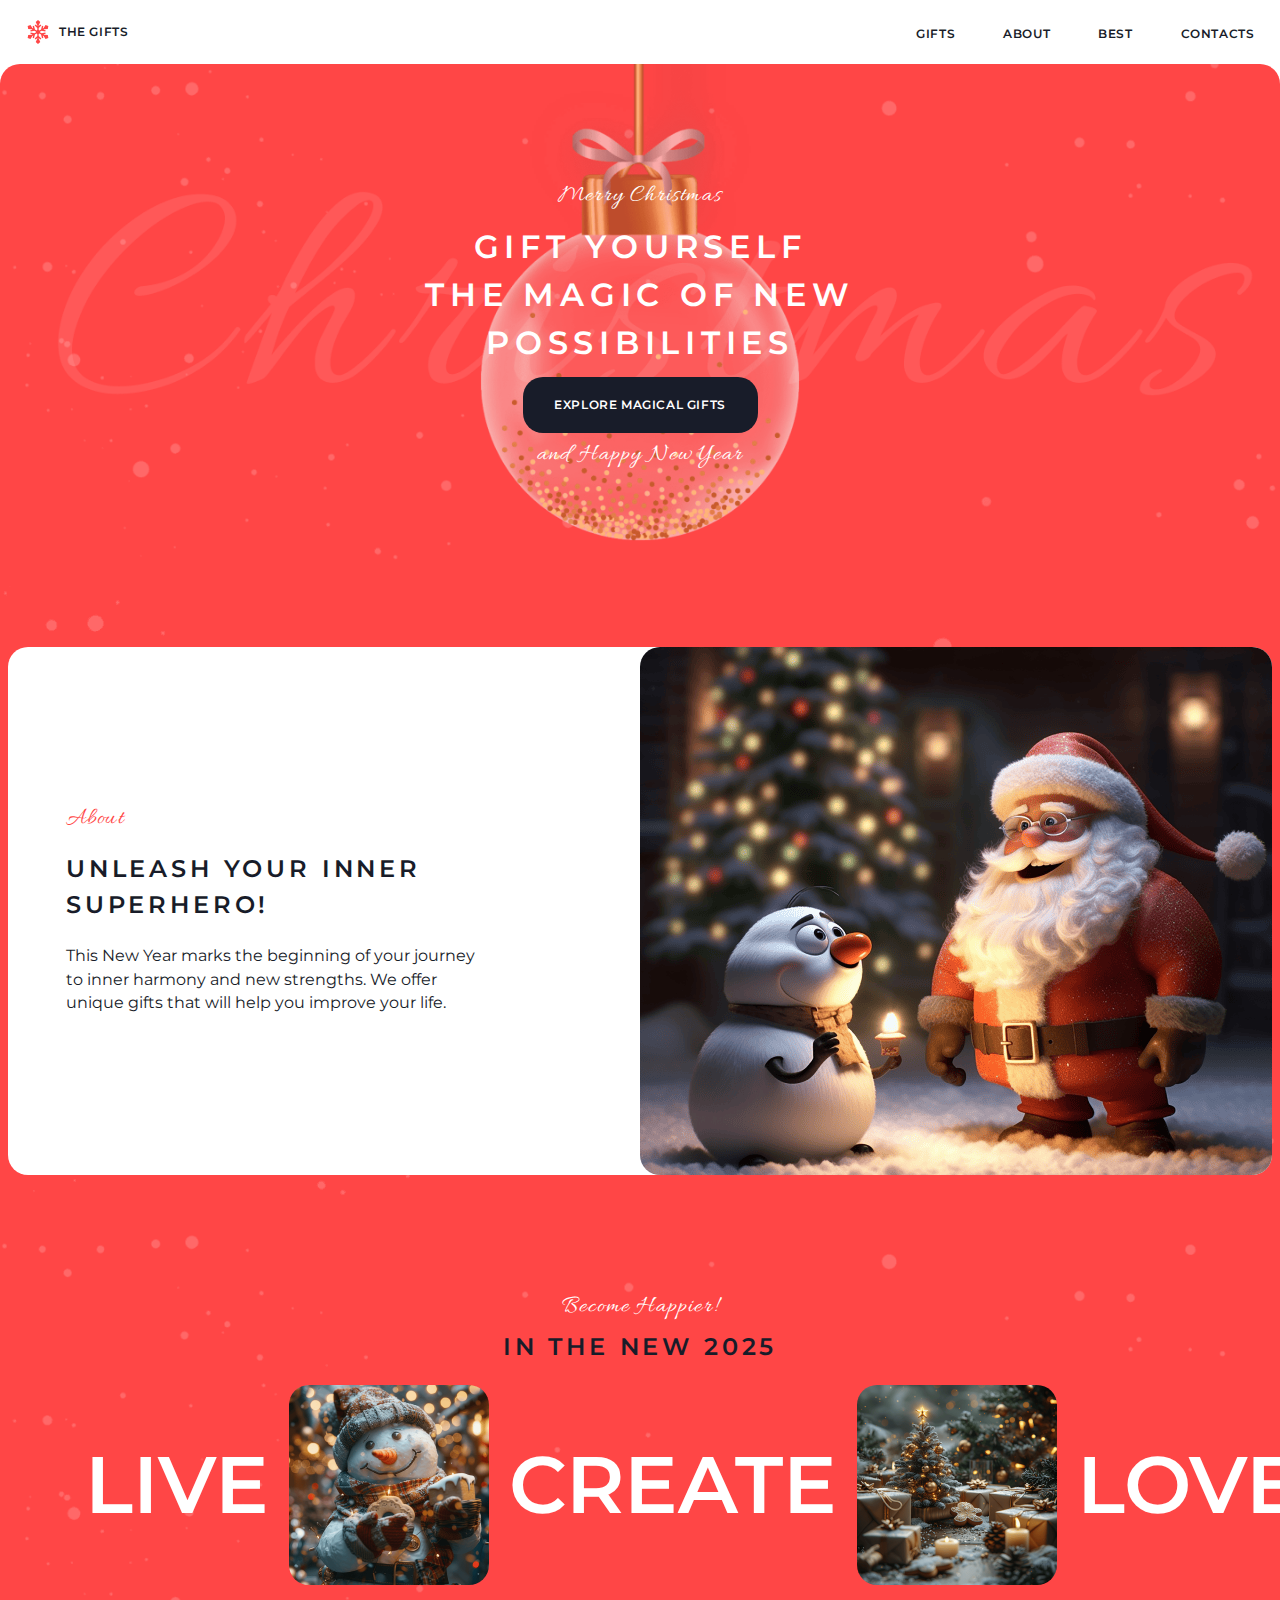
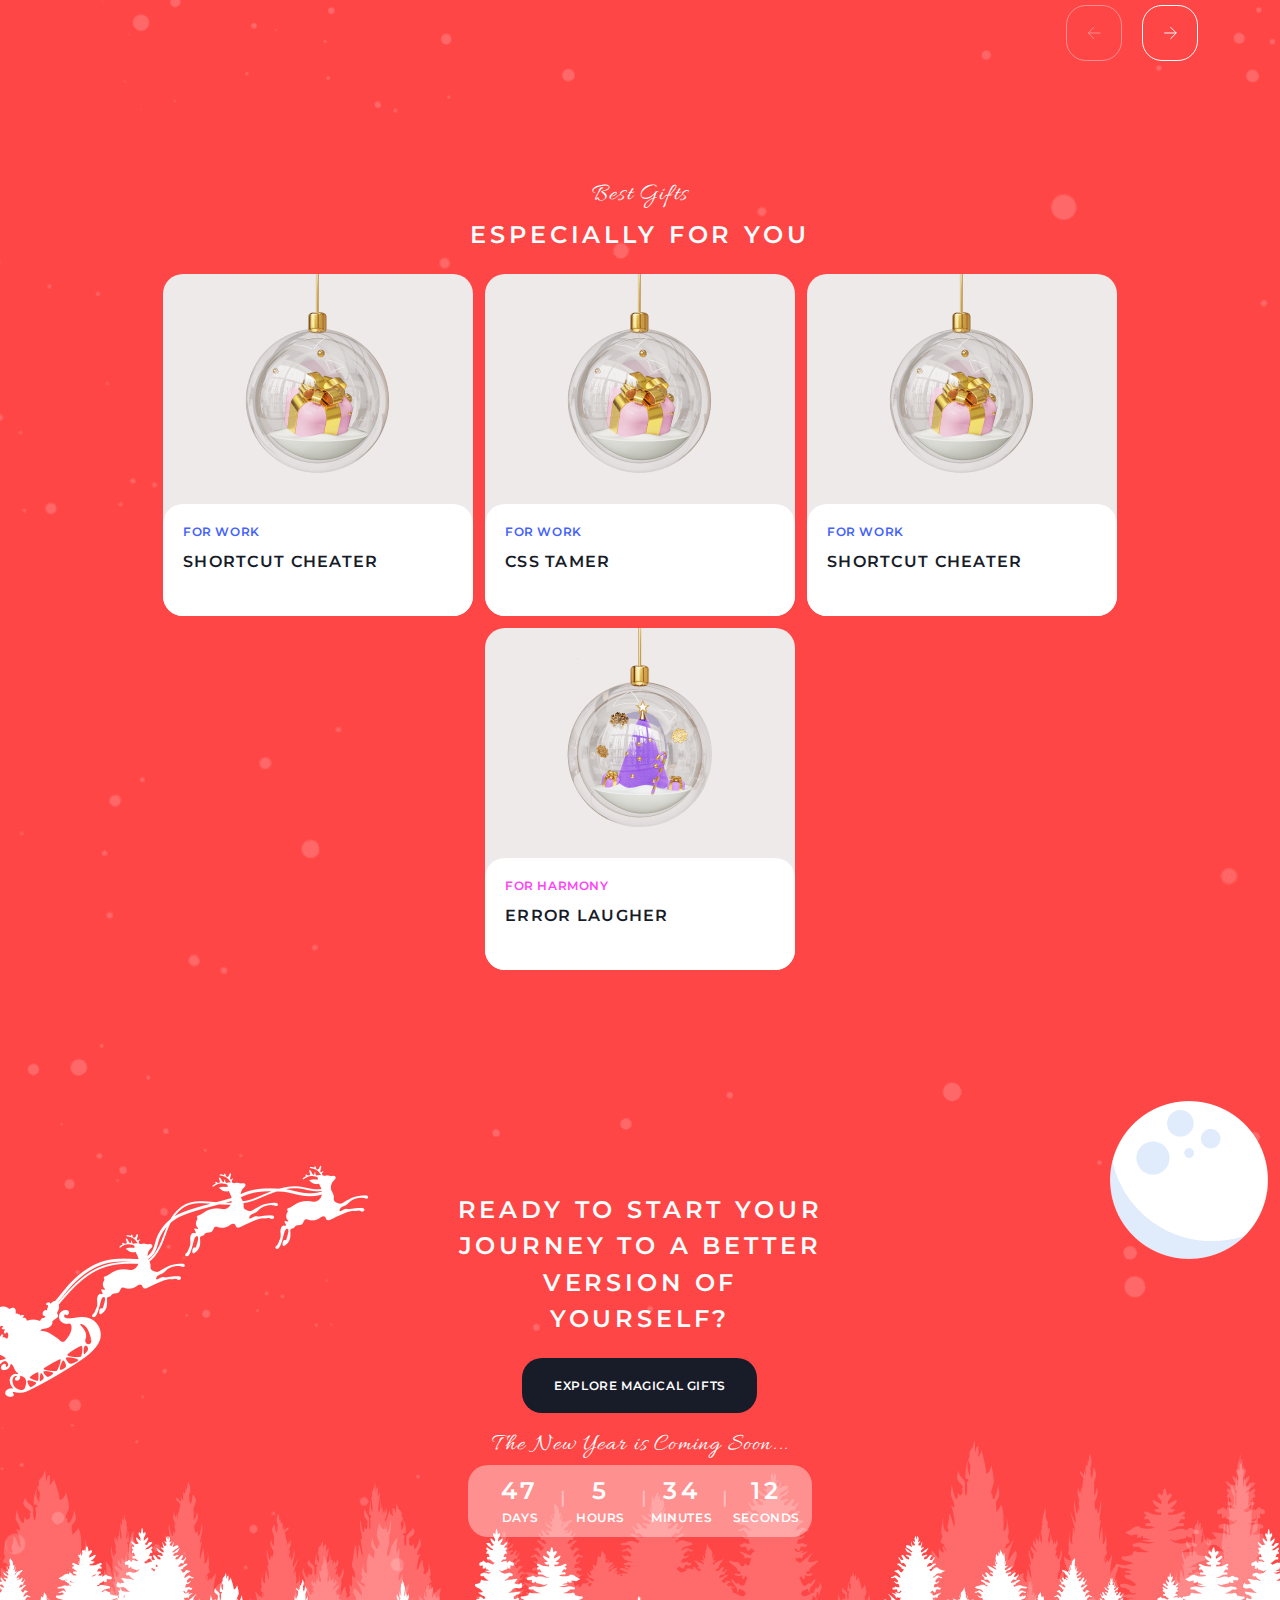
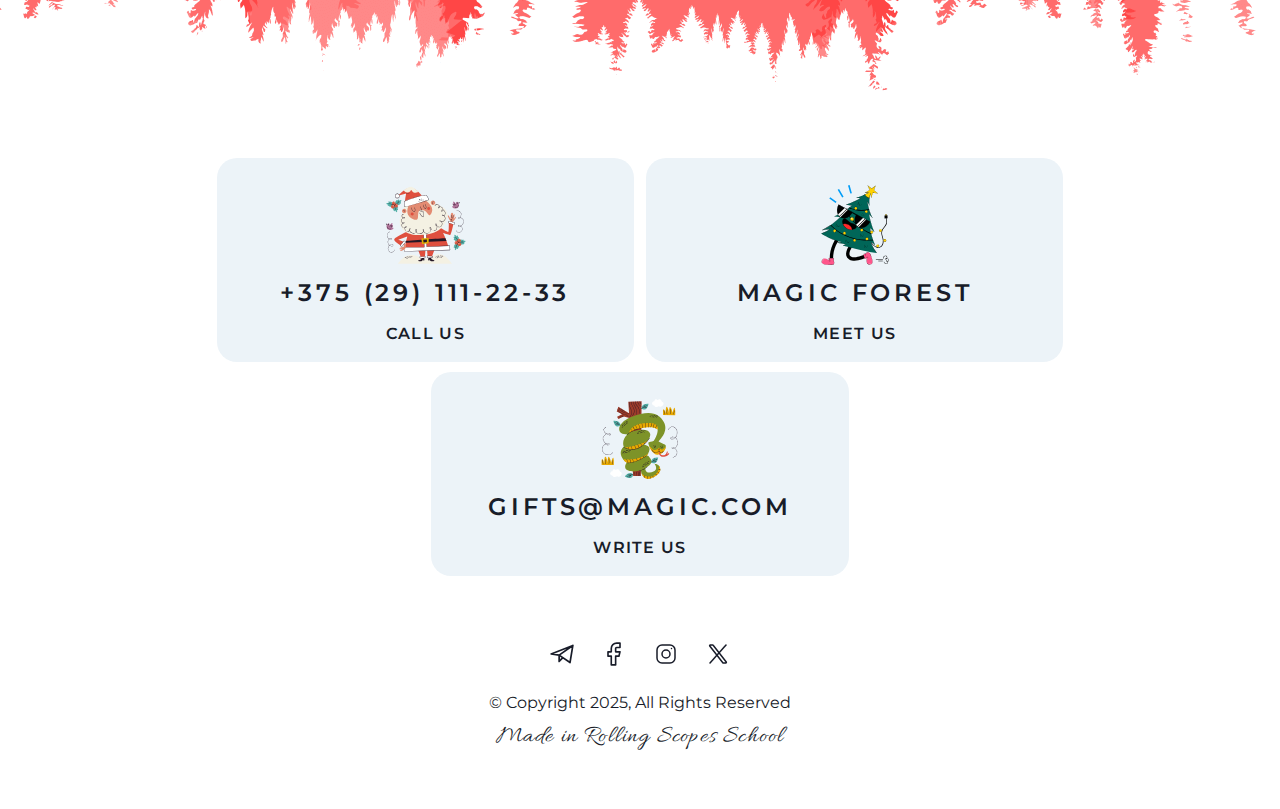
<file: index.html>
<!DOCTYPE html>
<html lang="en">

<head>
  <meta charset="UTF-8" />
  <meta name="viewport" content="width=device-width, initial-scale=1.0" />
  <title>Home</title>
  <link rel="stylesheet" href="./css/style.css" />
  <link type="image/x-icon" href="./img/favicon.ico" rel="shortcut icon" />
</head>

<body>
  <div class="container-1440">
    <header class="header">
      <div class="wrapper-header">
        <div class="logo-wrapper">
          <a href="#home" class="header__logo-link header-4 header-logo">
            <img src="./img/logo.svg" alt="Christmas Shop" class="header__logo-pic" />
            <div class="header-logo-title header-4">THE GIFTS</div>
          </a>
        </div>
        <nav class="header-nav">
          <ul class="header__list">
            <li class="header__item">
              <a href="gift.html" class="header-4 header-nav-link">GIFTS</a>
            </li>
            <li class="header__item">
              <a href="#about" class="header-4 header-nav-link">ABOUT</a>
            </li>
            <li class="header__item">
              <a href="#best" class="header-4 header-nav-link">BEST</a>
            </li>
            <li class="header__item">
              <a href="#contacts" class="header-4 header-nav-link">CONTACTS</a>
            </li>
          </ul>
        </nav>
        <div class="burger-container">
          <div class="menu-burger">
            <span class="burger-line"></span>
            <span class="burger-line"></span>
          </div>
        </div>
        <div id="menu" class="drop-down-menu">
          <ul class="drop-down-items">
            <li class="drop-down-item">
              <a href="gift.html" class="action-large test">GIFTS</a>
            </li>
            <li class="drop-down-item">
              <a href="#about" class="action-large">ABOUT</a>
            </li>
            <li class="drop-down-item">
              <a href="#best" class="action-large">BEST</a>
            </li>
            <li class="drop-down-item">
              <a href="#contacts" class="action-large">CONTACTS</a>
            </li>
          </ul>
        </div>
      </div>
    </header>

    <div class="hero">
      <div class="hero-container">
        <p class="caption merry">Merry Christmas</p>
        <h1 class="header-1 gift">
          Gift yourself the magic of new possibilities
        </h1>
        <a href="gift.html" class="button">
          <p class="action-small">Explore Magical Gifts</p>
        </a>
        <p class="caption">and Happy New Year</p>
      </div>
    </div>

    <div class="about" id="about">
      <div class="about-container">
        <div class="about-left-block">
          <div class="about-text-block">
            <p class="caption about-title">About</p>
            <p class="header-2 about-title2">Unleash your inner superhero!</p>
            <p class="paragraph about-paragraph">
              This New Year marks the beginning of your journey to inner
              harmony and new strengths. We offer unique gifts that will help
              you improve your life.
            </p>
          </div>
        </div>
        <div class="about-santa">
          <img src="./img/santa.png" alt="santa" class="photo-santa" />
        </div>
      </div>
    </div>

    <div class="slider-section">
      <p class="caption">Become Happier!</p>
      <p class="header-2 slider-title">in the new 2025</p>
      <div class="slider-container">
        <div class="slider">
          <p class="slider-text">Live</p>
          <img src="./img/snowman.png" alt="snowman" class="snowman" />
          <p class="slider-text">create</p>
          <img src="./img/christmas-trees.png" alt="christmas-trees" class="christmas-trees" />
          <p class="slider-text">love</p>
          <img src="./img/christmas-tree-ball.png" alt="christmas-tree-ball" class="christmas-tree-ball" />
          <p class="slider-text">dream</p>
          <img src="./img/fairytale-house.png" alt="fairytale-house" class="fairytale-house" />
        </div>
        <div class="arrows-container arrows-container-768">
          <div class="arrows">
            <div class="left-arrow">
              <svg width="56" height="56" viewBox="0 0 56 56" fill="none" xmlns="http://www.w3.org/2000/svg">
                <path d="M34.5 28H22M22 28L28 22M22 28L28 34" stroke="white" />
              </svg>


            </div>
            <div class="right-arrow active-arrow">
              <svg width="56" height="56" viewBox="0 0 56 56" fill="none" xmlns="http://www.w3.org/2000/svg">
                <path d="M22 28H34.5M34.5 28L28.5 22M34.5 28L28.5 34" stroke="white" />
              </svg>
              </svg>
            </div>
          </div>
        </div>
      </div>
    </div>

    <div class="gift-section" id="best">
      <div class="gift-container">
        <p class="caption">Best Gifts</p>
        <p class="header-2 gift-section-title">especially for you</p>
        <div class="images-container"></div>
      </div>
    </div>
    <div class="cta-section">
      <div class="cta-container">
        <div class="cta-small-container">
          <p class="header-2 cta-title">
            Ready to start your journey to a better version of yourself?
          </p>
          <a href="gift.html" class="cta-button">
            <p class="action-small">Explore Magical Gifts</p>
          </a>
          <div class="container-timer">
            <p class="caption">The New Year is Coming Soon...</p>
            <div class="timer">
              <div class="date-container days">
                <p class="header-2 white-color" id="days">47</p>
                <p class="header-4 white-color">days</p>
              </div>
              <span class="separator"></span>
              <div class="date-container hours">
                <p class="header-2 white-color" id="hours">5</p>
                <p class="header-4 white-color">hours</p>
              </div>
              <span class="separator"></span>
              <div class="date-container minutes">
                <p class="header-2 white-color" id="minutes">34</p>
                <p class="header-4 white-color">minutes</p>
              </div>
              <span class="separator"></span>
              <div class="date-container">
                <p class="header-2 white-color" id="seconds">12</p>
                <p class="header-4 white-color">seconds</p>
              </div>
            </div>
          </div>
        </div>
      </div>
    </div>

    <footer class="footer" id="contacts">
      <div class="footer-container">
        <div class="container-contacts">
          <div class="container-card-contact footer-card-768" onclick='location.href="tel:+375291112233"'>
            <img src="./img/santa-claus.svg" alt="santa-claus" class="santa-claus">
            <p class="action-large">+375 (29) 111-22-33</p>
            <p class="header-3">Call Us</p>
          </div>
          <div class="container-card-contact" onclick='location.href="https://maps.app.goo.gl/4YdCy6SMx7AEpokJ9"'>
            <img src="./img/christmas-tree.svg" alt="christmas-tree" class="christmas-tree">
            <p class="action-large">Magic forest</p>
            <p class="header-3">meet us</p>
          </div>
          <div class="container-card-contact footer-card-768" onclick='location.href="mailto:gifts@magic.com"'>
            <img src="./img/snake.svg" alt="snake" class="snake">
            <p class="action-large">gifts@magic.com</p>
            <p class="header-3">write us</p>
          </div>
        </div>
        <div class="socials">
          <div class="pic-container">
            <a href="https://telegram.org" target="_blank">
              <svg class="telegram" width="21" height="17" viewBox="0 0 21 17" fill="none"
                xmlns="http://www.w3.org/2000/svg">
                <path d="M20 1L1 8.5L8 9.5M20 1L17.5 16L8 9.5M20 1L8 9.5M8 9.5V15L11.2488 11.7229" stroke="#181C29"
                  stroke-width="1.5" stroke-linecap="round" stroke-linejoin="round" />
              </svg>
            </a>
          </div>
          <div class="pic-container">
            <a href="https://facebook.com" target="_blank">
              <svg class="facebook" height="22" viewBox="0 0 13 22" fill="none" xmlns="http://www.w3.org/2000/svg">
                <path
                  d="M12 1H9C7.67392 1 6.40215 1.52678 5.46447 2.46447C4.52678 3.40215 4 4.67392 4 6V9H1V13H4V21H8V13H11L12 9H8V6C8 5.73478 8.10536 5.48043 8.29289 5.29289C8.48043 5.10536 8.73478 5 9 5H12V1Z"
                  stroke="#181C29" stroke-width="1.5" stroke-linecap="round" stroke-linejoin="round" />
              </svg>
            </a>
          </div>
          <div class="pic-container">
            <a href="https://instagram.com" target="_blank">
              <svg class="instagram" width="24" height="24" viewBox="0 0 24 24" fill="none"
                xmlns="http://www.w3.org/2000/svg">
                <path
                  d="M12 16C14.2091 16 16 14.2091 16 12C16 9.79086 14.2091 8 12 8C9.79086 8 8 9.79086 8 12C8 14.2091 9.79086 16 12 16Z"
                  stroke="#181C29" stroke-width="1.5" stroke-linecap="round" stroke-linejoin="round"></path>
                <path
                  d="M3 16V8C3 5.23858 5.23858 3 8 3H16C18.7614 3 21 5.23858 21 8V16C21 18.7614 18.7614 21 16 21H8C5.23858 21 3 18.7614 3 16Z"
                  stroke="#181C29" stroke-width="1.5"></path>
                <path d="M17.5 6.51L17.51 6.49889" stroke="#181C29" stroke-width="1.5" stroke-linecap="round"
                  stroke-linejoin="round"></path>
              </svg>
            </a>
          </div>
          <div class="pic-container">
            <a href="https://x.com" target="_blank">
              <svg class="x" width="24" height="24" viewBox="0 0 24 24" fill="none" xmlns="http://www.w3.org/2000/svg">
                <path
                  d="M16.8196 20.7684L3.75299 3.96836C3.44646 3.57425 3.72731 3 4.2266 3H6.70637C6.89152 3 7.06631 3.08548 7.17998 3.23164L20.2466 20.0316C20.5532 20.4258 20.2723 21 19.773 21H17.2933C17.1081 21 16.9333 20.9145 16.8196 20.7684Z"
                  stroke="#181C29" stroke-width="1.5"></path>
                <path d="M20 3L4 21" stroke="#181C29" stroke-width="1.5" stroke-linecap="round"></path>
              </svg>
            </a>
          </div>
        </div>
        <p class="paragraph">© Copyright 2025, All Rights Reserved</p>
        <a href="https://rs.school/" target="_blank" class="caption color-dark rss">Made in Rolling Scopes School</a>
      </div>
    </footer>

  </div>
  <script type="module" src="./index.js"></script>
</body>

</html>
</file>
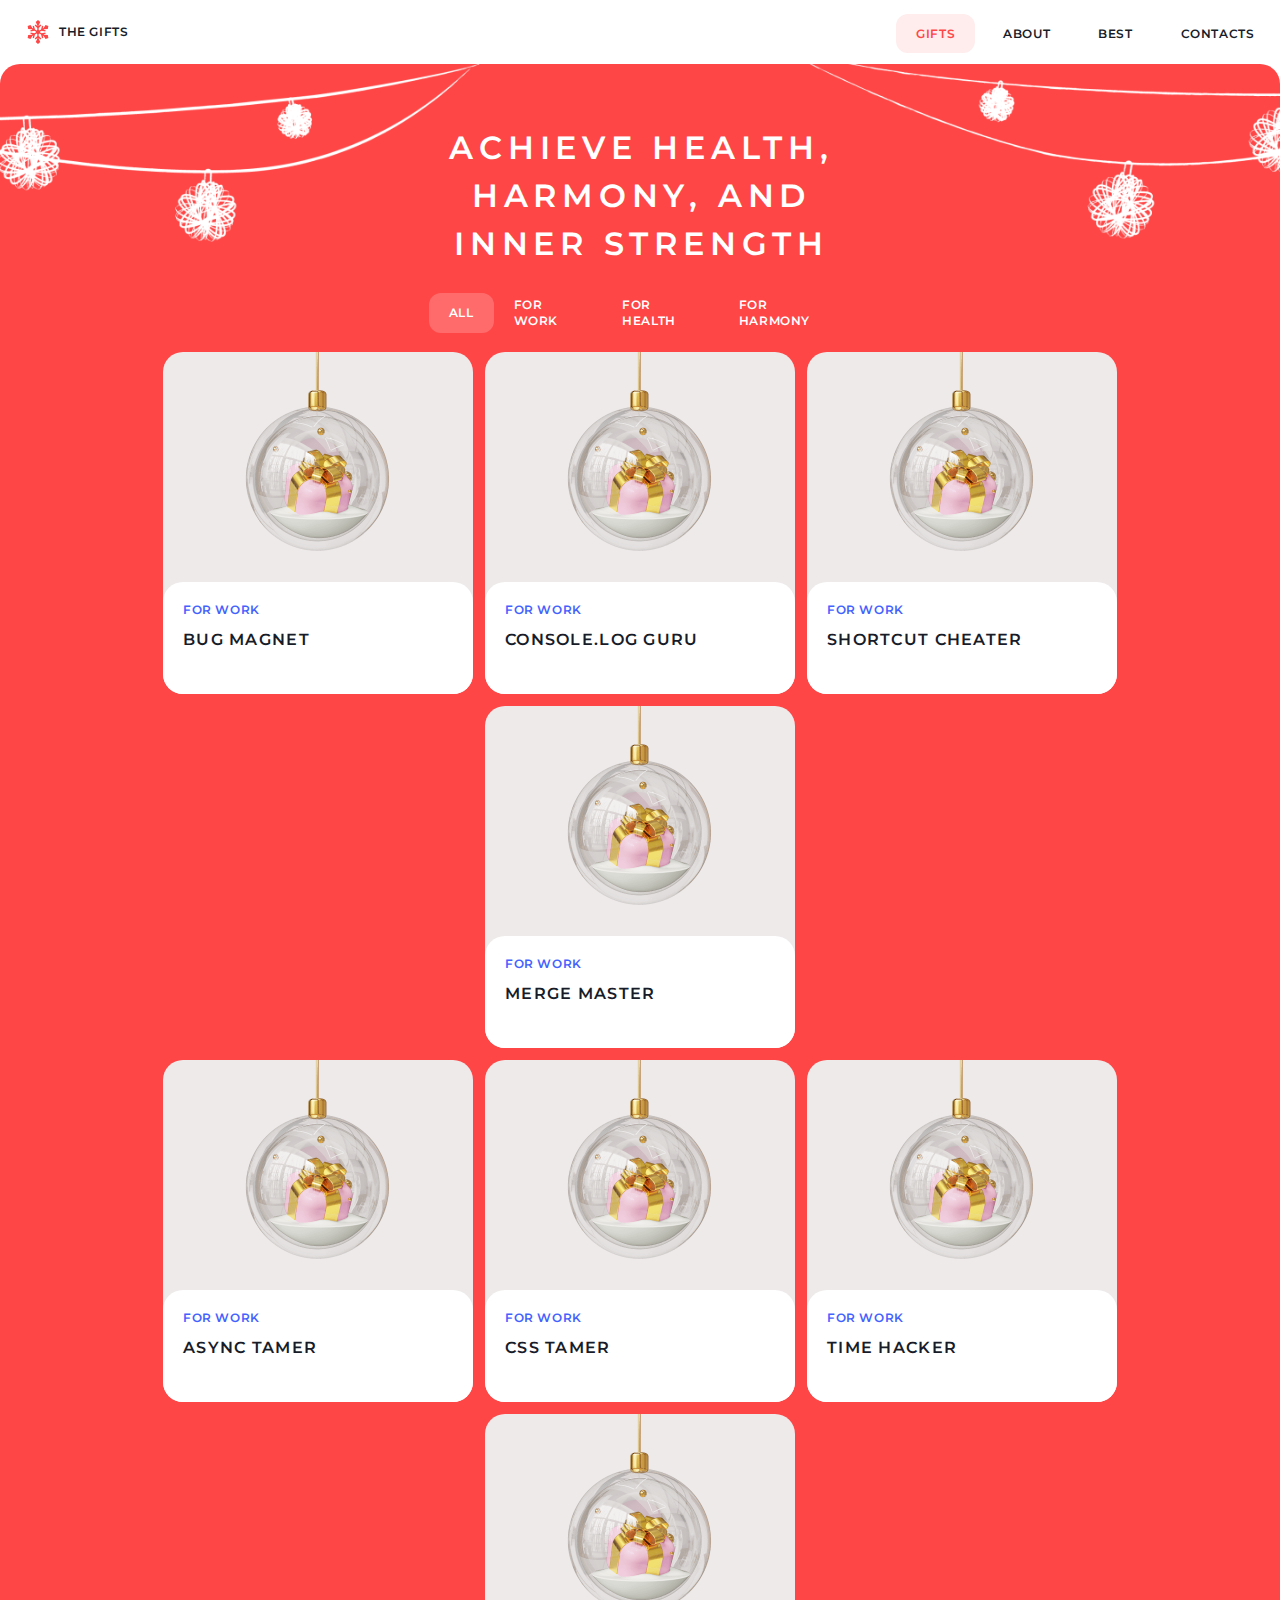
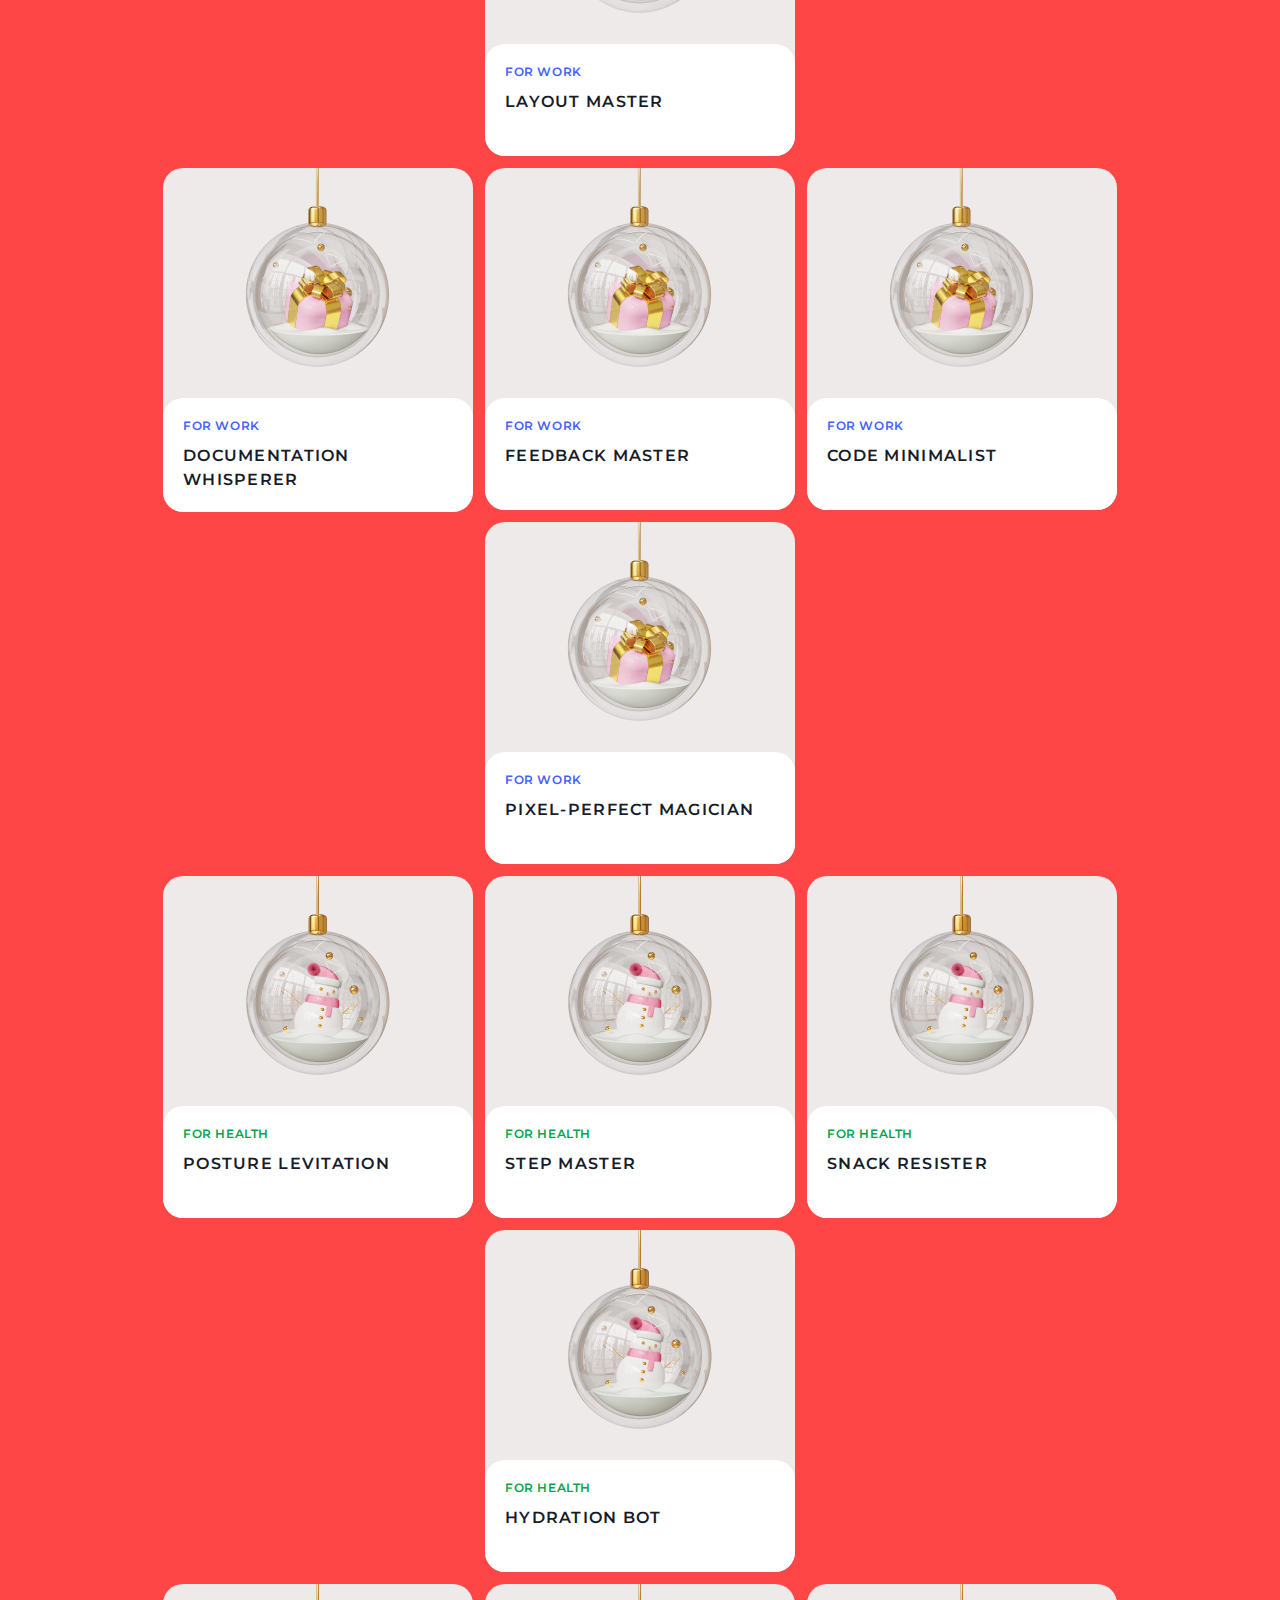
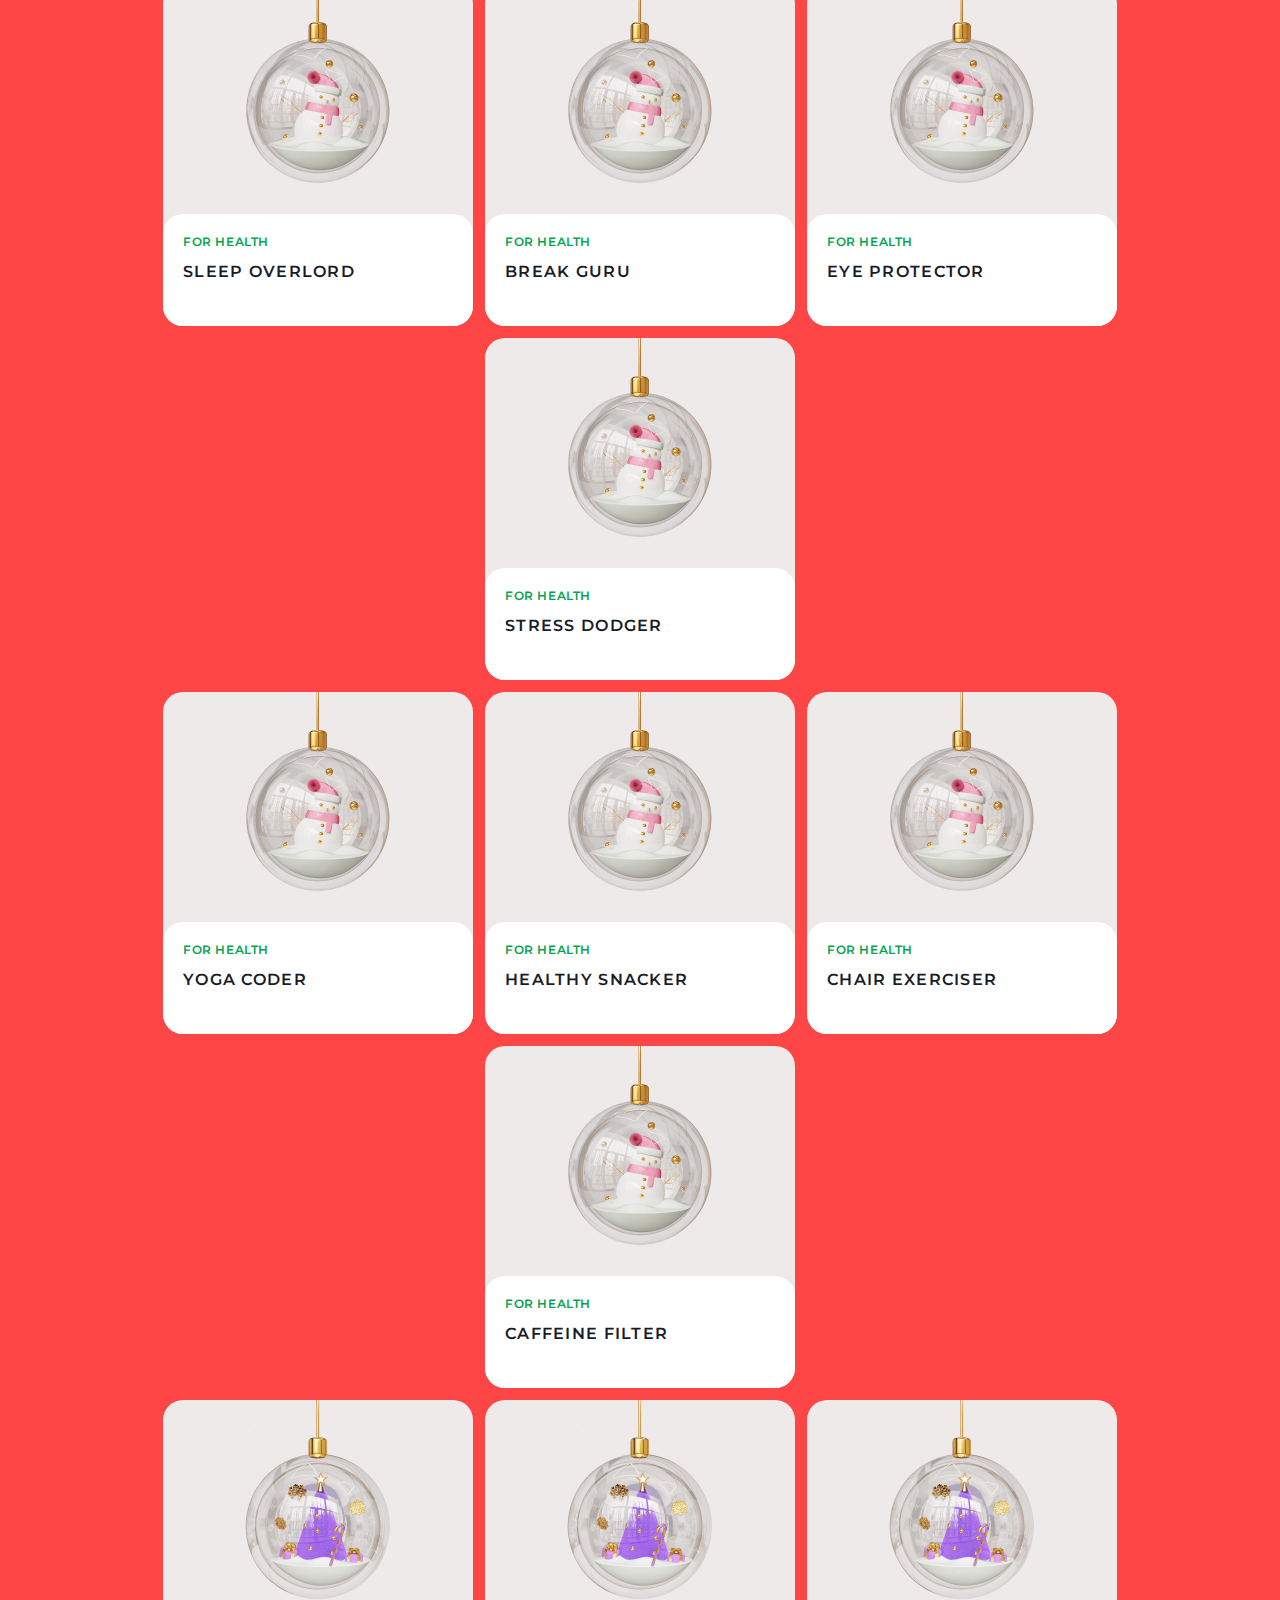
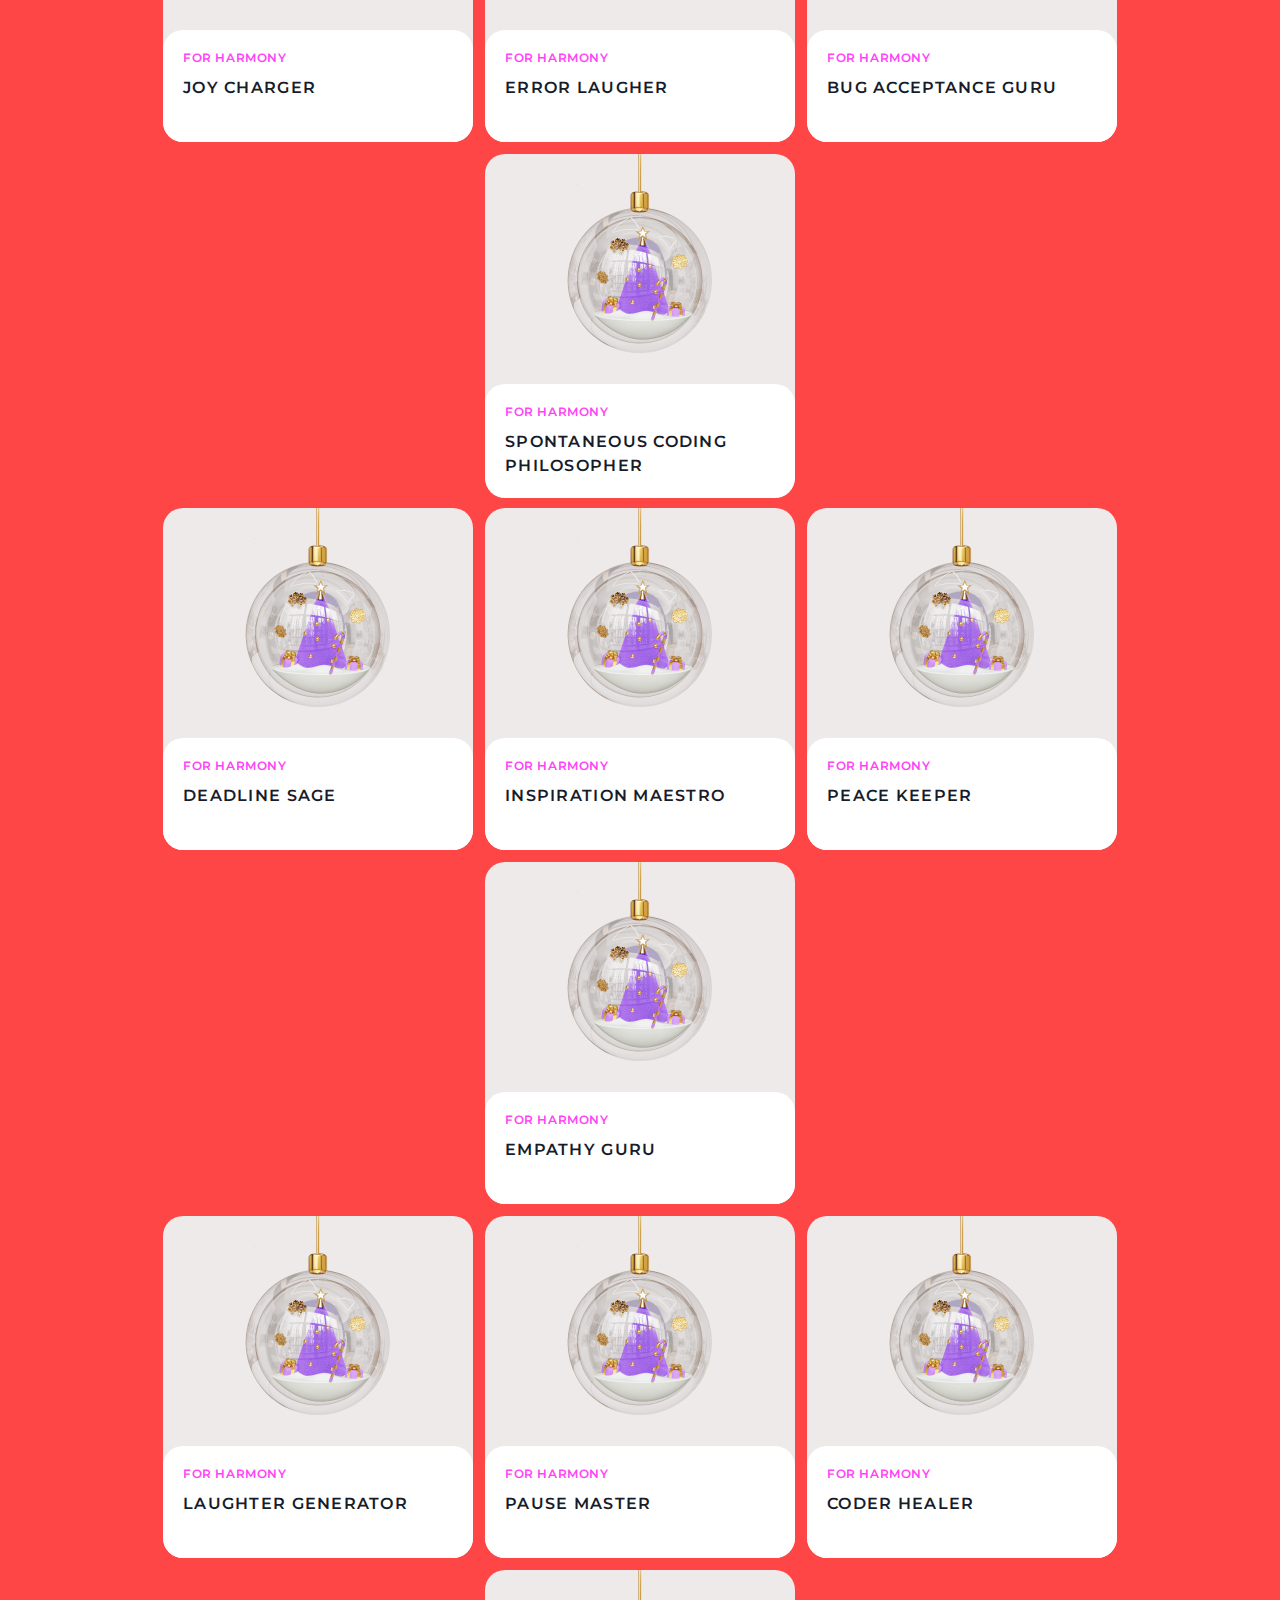
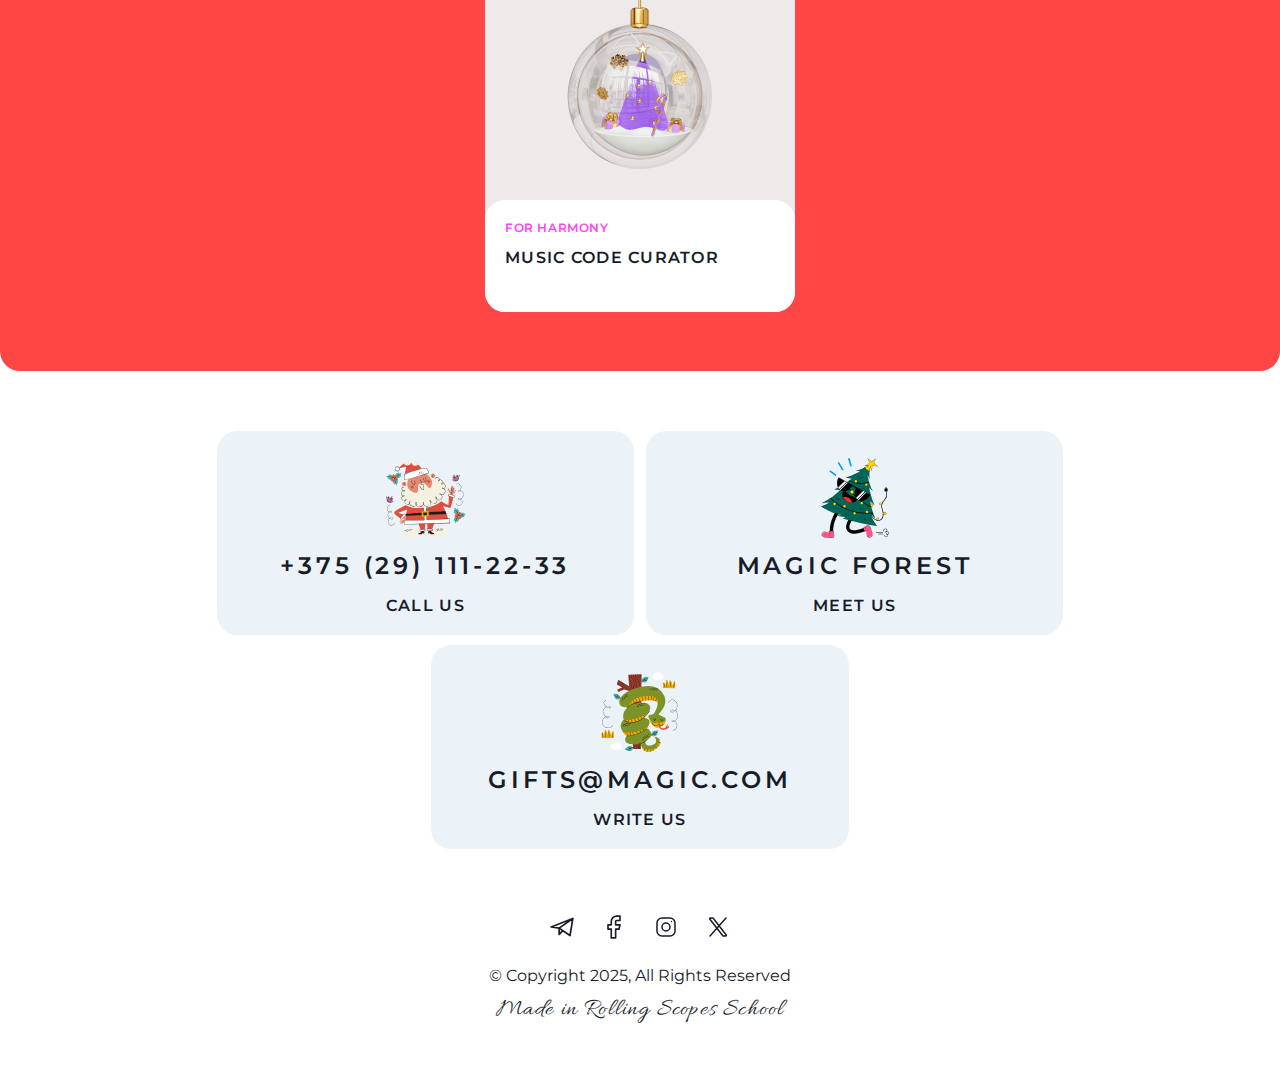
<file: gift.html>
<!DOCTYPE html>
<html lang="en">

<head>
  <meta charset="UTF-8" />
  <meta name="viewport" content="width=device-width, initial-scale=1.0" />
  <title>Gift</title>
  <link rel="stylesheet" href="./css/style.css" />
  <link type="image/x-icon" href="./img/favicon.ico" rel="shortcut icon" />
</head>

<body>
  <div class="container-1440">
    <header class="header">
      <div class="wrapper-header">
        <div class="logo-wrapper">
          <a href="index.html" class="header__logo-link header-4 header-logo">
            <img src="./img/logo.svg" alt="Christmas Shop" class="header__logo-pic" />
            <div class="header-logo-title header-4">THE GIFTS</div>
          </a>
        </div>

        <nav class="header-nav">
          <ul class="header__list">
            <li class="header__item">
              <a class="header-4 header-nav-link header-link-active">GIFTS</a>
            </li>
            <li class="header__item">
              <a href="index.html#about" class="header-4 header-nav-link">ABOUT</a>
            </li>
            <li class="header__item">
              <a href="index.html#best" class="header-4 header-nav-link">BEST</a>
            </li>
            <li class="header__item">
              <a href="#contacts" class="header-4 header-nav-link">CONTACTS</a>
            </li>
          </ul>
        </nav>
        <div class="burger-container">
          <div class="menu-burger">
            <span class="burger-line"></span>
            <span class="burger-line"></span>
          </div>
          <div id="menu" class="drop-down-menu">
            <ul class="drop-down-items">
              <li class="drop-down-item">
                <a href="#" class="action-large">GIFTS</a>
              </li>
              <li class="drop-down-item">
                <a href="index.html#about" class="action-large">ABOUT</a>
              </li>
              <li class="drop-down-item">
                <a href="index.html#best" class="action-large">BEST</a>
              </li>
              <li class="drop-down-item">
                <a href="#contacts" class="action-large">CONTACTS</a>
              </li>
            </ul>
          </div>
        </div>
      </div>
    </header>

    <div class="gift-page-section">
      <div class="garland">
        <div class="gift-title-container">
          <h1 class="header-1">
            achieve health, harmony, and inner strength
          </h1>
        </div>
      </div>
      <div class="tabs">
        <div class="tab tab-link-active" id="all">
          <p class="action-small">All</p>
        </div>
        <div class="tab" id="for work">
          <p class="action-small">for work</p>
        </div>
        <div class="tab" id="for health">
          <p class="action-small">for health</p>
        </div>
        <div class="tab" id="for harmony">
          <p class="action-small">for harmony</p>
        </div>
      </div>
      <div class="cards"></div>
    </div>

    <footer class="footer" id="contacts">
      <div class="footer-container">
        <div class="container-contacts">
          <div class="container-card-contact footer-card-768" onclick='location.href="tel:+375291112233"'>
            <img src="./img/santa-claus.svg" alt="santa-claus" class="santa-claus">
            <p class="action-large">+375 (29) 111-22-33</p>
            <p class="header-3">Call Us</p>
          </div>
          <div class="container-card-contact" onclick='location.href="https://maps.app.goo.gl/4YdCy6SMx7AEpokJ9"'>
            <img src="./img/christmas-tree.svg" alt="christmas-tree" class="christmas-tree">
            <p class="action-large">Magic forest</p>
            <p class="header-3">meet us</p>
          </div>
          <div class="container-card-contact footer-card-768" onclick='location.href="mailto:gifts@magic.com"'>
            <img src="./img/snake.svg" alt="snake" class="snake">
            <p class="action-large">gifts@magic.com</p>
            <p class="header-3">write us</p>
          </div>
        </div>
        <div class="socials">
          <div class="pic-container">
            <a href="https://telegram.org" target="_blank">
              <svg class="telegram" width="21" height="17" viewBox="0 0 21 17" fill="none"
                xmlns="http://www.w3.org/2000/svg">
                <path d="M20 1L1 8.5L8 9.5M20 1L17.5 16L8 9.5M20 1L8 9.5M8 9.5V15L11.2488 11.7229" stroke="#181C29"
                  stroke-width="1.5" stroke-linecap="round" stroke-linejoin="round" />
              </svg>
            </a>
          </div>
          <div class="pic-container">
            <a href="https://facebook.com" target="_blank">
              <svg class="facebook" height="22" viewBox="0 0 13 22" fill="none" xmlns="http://www.w3.org/2000/svg">
                <path
                  d="M12 1H9C7.67392 1 6.40215 1.52678 5.46447 2.46447C4.52678 3.40215 4 4.67392 4 6V9H1V13H4V21H8V13H11L12 9H8V6C8 5.73478 8.10536 5.48043 8.29289 5.29289C8.48043 5.10536 8.73478 5 9 5H12V1Z"
                  stroke="#181C29" stroke-width="1.5" stroke-linecap="round" stroke-linejoin="round" />
              </svg>
            </a>
          </div>
          <div class="pic-container">
            <a href="https://instagram.com" target="_blank">
              <svg class="instagram" width="24" height="24" viewBox="0 0 24 24" fill="none"
                xmlns="http://www.w3.org/2000/svg">
                <path
                  d="M12 16C14.2091 16 16 14.2091 16 12C16 9.79086 14.2091 8 12 8C9.79086 8 8 9.79086 8 12C8 14.2091 9.79086 16 12 16Z"
                  stroke="#181C29" stroke-width="1.5" stroke-linecap="round" stroke-linejoin="round"></path>
                <path
                  d="M3 16V8C3 5.23858 5.23858 3 8 3H16C18.7614 3 21 5.23858 21 8V16C21 18.7614 18.7614 21 16 21H8C5.23858 21 3 18.7614 3 16Z"
                  stroke="#181C29" stroke-width="1.5"></path>
                <path d="M17.5 6.51L17.51 6.49889" stroke="#181C29" stroke-width="1.5" stroke-linecap="round"
                  stroke-linejoin="round"></path>
              </svg>
            </a>
          </div>
          <div class="pic-container">
            <a href="https://x.com" target="_blank">
              <svg class="x" width="24" height="24" viewBox="0 0 24 24" fill="none" xmlns="http://www.w3.org/2000/svg">
                <path
                  d="M16.8196 20.7684L3.75299 3.96836C3.44646 3.57425 3.72731 3 4.2266 3H6.70637C6.89152 3 7.06631 3.08548 7.17998 3.23164L20.2466 20.0316C20.5532 20.4258 20.2723 21 19.773 21H17.2933C17.1081 21 16.9333 20.9145 16.8196 20.7684Z"
                  stroke="#181C29" stroke-width="1.5"></path>
                <path d="M20 3L4 21" stroke="#181C29" stroke-width="1.5" stroke-linecap="round"></path>
              </svg>
            </a>
          </div>
        </div>
        <p class="paragraph">© Copyright 2025, All Rights Reserved</p>
        <a href="https://rs.school/" target="_blank" class="caption color-dark rss">Made in Rolling Scopes School</a>
      </div>
    </footer>

    <button class="button-up">
      <img src="./img/arrow-up.svg" alt="arrow-up" class="arrow-up" />
    </button>
  </div>
  <script type="module" src="./gifts.js"></script>
</body>

</html>
</file>
<file: css/style.css>
/* montserrat-regular - latin */
@font-face {
  font-display: swap;
  /* Check https://developer.mozilla.org/en-US/docs/Web/CSS/@font-face/font-display for other options. */
  font-family: "Montserrat";
  font-style: normal;
  font-weight: 400;
  src: url("../fonts/montserrat-v29-latin-regular.woff2") format("woff2");
  /* Chrome 36+, Opera 23+, Firefox 39+, Safari 12+, iOS 10+ */
}

/* montserrat-600 - latin */
@font-face {
  font-display: swap;
  /* Check https://developer.mozilla.org/en-US/docs/Web/CSS/@font-face/font-display for other options. */
  font-family: "Montserrat";
  font-style: normal;
  font-weight: 600;
  src: url("../fonts/montserrat-v29-latin-600.woff2") format("woff2");
  /* Chrome 36+, Opera 23+, Firefox 39+, Safari 12+, iOS 10+ */
}

/* allura-regular - latin */
@font-face {
  font-display: swap;
  /* Check https://developer.mozilla.org/en-US/docs/Web/CSS/@font-face/font-display for other options. */
  font-family: "Allura";
  font-style: normal;
  font-weight: 400;
  src: url("../fonts/allura-v21-latin-regular.woff2") format("woff2");
  /* Chrome 36+, Opera 23+, Firefox 39+, Safari 12+, iOS 10+ */
}

:root {
  --offset: 0px;
}

* {
  margin: 0;
  padding: 0;
  box-sizing: border-box;
}

li {
  list-style-type: none;
}

a {
  text-decoration: none;
}

html {
  scroll-behavior: smooth;
}

body {
  font-family: "Montserrat";
  font-style: normal;
  background: white;
}

.slider-text {
  color: rgb(255, 255, 255);
  font-size: 80px;
  font-weight: 600;
  line-height: 98px;
  letter-spacing: 0em;
  text-transform: uppercase;
}

.action-large {
  color: rgb(24, 28, 41);
  font-size: 24px;
  font-weight: 600;
  line-height: 152%;
  letter-spacing: 0.16em;
  text-align: center;
  text-transform: uppercase;
  margin-bottom: 10px;
}

.header-1 {
  color: rgb(255, 255, 255);
  font-size: 32px;
  font-weight: 600;
  line-height: 150%;
  letter-spacing: 0.18em;
  text-transform: uppercase;
  text-align: center;
}

.header-2 {
  color: rgb(24, 28, 41);
  font-size: 24px;
  font-weight: 600;
  line-height: 152%;
  letter-spacing: 0.16em;
  text-transform: uppercase;
  text-align: left;
}

.header-3 {
  color: rgb(24, 28, 41);
  font-size: 16px;
  font-weight: 600;
  line-height: 152%;
  letter-spacing: 0.08em;
  text-transform: uppercase;
}

.header-4 {
  font-size: 12px;
  font-weight: 600;
  line-height: 130%;
  letter-spacing: 0.05em;
  text-transform: uppercase;
  color: rgb(24, 28, 41);
}

.paragraph {
  color: rgb(24, 28, 41);
  font-size: 16px;
  font-weight: 400;
  line-height: 148%;
  letter-spacing: 0em;
}

.action-small {
  color: rgb(255, 255, 255);
  font-size: 12px;
  font-weight: 600;
  line-height: 130%;
  letter-spacing: 0.05em;
  text-transform: uppercase;
}

.caption {
  color: rgb(255, 255, 255);
  font-family: Allura;
  font-size: 24px;
  font-weight: 400;
  line-height: 100%;
  letter-spacing: 0.05em;
}

.container-1440 {
  display: flex;
  flex-direction: column;
  max-width: 1440px;
  margin: 0 auto;
  background: #ffffff;
}

.header {
  display: flex;
  justify-content: center;
}

.menu-burger {
  display: none;
}

.wrapper-header {
  width: 100%;
  height: 64px;
  display: flex;
  justify-content: space-around;
  align-items: center;
  padding: 12px 0px;
  margin: 0px 75px 0px 72px;
}

.header-logo {
  padding: 8px 20px 8px 28px;
  width: 150px;
  height: 40px;
  display: flex;
  justify-content: center;
}

.header__logo-link {
  display: flex;
  justify-content: space-between;
}

.header-logo-title {
  display: flex;
  justify-content: center;
  align-items: center;
}

.header__list {
  display: flex;
  justify-content: center;
}

.header-nav {
  display: flex;
  justify-content: flex-end;
  align-items: center;
  width: 1130px;
  height: 40px;
}

.header-nav-link {
  padding: 12px 20px;
  width: 78px;
  height: 40px;
  transition: 0.5s;
}

.header__item {
  margin: 4px;
}

.header__item a {
  transition: 0.5s;
}

/* section hero */

.hero {
  width: 100%;
  display: flex;
  flex-direction: column;
  justify-content: flex-start;
  align-items: center;
  padding: 40px 8px;
  background: url(../img/bg-ball.png), url(../img/bg-snow.png), rgb(255, 70, 70);
  background-repeat: no-repeat;
  background-position: center;
  background-size: cover;
  border-radius: 20px 20px 0px 0px;
}

.hero-container {
  width: 430px;
  display: flex;
  flex-direction: column;
  justify-content: center;
  align-items: center;
  padding: 40px 0px 80px 0px;
}

.button {
  width: 235px;
  height: 56px;
  display: flex;
  justify-content: center;
  align-items: center;
  padding: 20px 15px;
  border-radius: 20px;
  background: rgb(24, 28, 41);
  margin-bottom: 10px;
  margin-top: 10px;
  cursor: pointer;
  transition: 0.5s;
}

.button p {
  transition: 0.5;
}

.merry {
  margin-top: 40px;
}

.gift {
  margin-top: 15px;
  text-align: center;
}

/* about */

.about {
  display: flex;
  justify-content: center;
  width: 100%;
  background: url(../img/bg-snow.png), rgb(255, 70, 70);
  background-position: center;
  background-size: cover;
  padding: 60px 8px;
}

.about-container {
  max-width: 1276px;
  width: 100%;
  height: 528px;
  display: flex;
  justify-content: space-between;
  background-color: #ffffff;
  border-radius: 20px;
}

.about-left-block {
  width: 50%;
  display: flex;
  justify-content: center;
  align-items: center;
}

.about-text-block {
  width: 81.7%;
  display: flex;
  flex-direction: column;
  justify-content: center;
}

.about-paragraph {
  margin-right: 100px;
}

.about-title {
  color: rgb(255, 70, 70);
}

.about-title2 {
  margin-top: 20px;
  margin-bottom: 20px;
}

.about-santa {
  display: flex;
  justify-content: center;
  width: 50%;
  border-radius: 20px;
  overflow: hidden;
}

.photo-santa {
  border-radius: 20px;
}

/* slider */

.slider-section {
  width: 100%;
  height: 488px;
  display: flex;
  flex-direction: column;
  justify-content: flex-start;
  align-items: center;
  padding: 60px 0px;
  background: url(../img/bg-snow.png), rgb(255, 70, 70);
  background-size: cover;
  background-position: center;
}

.slider-container {
  width: 100%;
  height: 368px;
  display: flex;
  flex-direction: column;
  justify-content: flex-start;
  align-items: flex-start;
  overflow: hidden;
}

.slider {
  width: auto;
  display: flex;
  justify-content: flex-start;
  align-items: center;
  margin-left: var(--offset);
  padding-left: 85px;
  margin-top: 20px;
  transition: all 0.5s;
}

.snowman,
.christmas-trees,
.christmas-tree-ball,
.fairytale-house {
  width: 200px;
  height: 200px;
  border-radius: 20px;
  margin-left: 20px;
  margin-right: 20px;
}

.slider-title {
  margin-top: 10px;
}

.arrows-container {
  display: flex;
  width: 100%;
  justify-content: flex-end;
  padding: 20px 82px;
}

.arrows {
  display: flex;
}

.left-arrow,
.right-arrow {
  width: 56px;
  height: 56px;
  display: flex;
  flex-direction: row;
  justify-content: center;
  align-items: center;
  padding: 0px;
  border-radius: 20px;
  transition: 0.5s;
  border: 1px solid white;
  opacity: 0.4;
}

.left-arrow {
  margin-right: 10px;
}

.right-arrow {
  margin-left: 10px;
}

.active-arrow {
  opacity: 1;
  cursor: pointer;
}

.active-arrow svg {
  opacity: 1;
}

.right-arrow svg path,
.left-arrow svg path {
  transition: 0.5s;
}

/* gift */

.gift-section {
  width: 100%;
  display: flex;
  flex-direction: column;
  justify-content: flex-start;
  align-items: center;
  padding-top: 60px;
  background: url(../img/bg-snow.png), rgb(255, 70, 70);
  background-size: cover;
  background-position: center;
  padding-bottom: 54px;
}

.gift-container {
  display: flex;
  flex-direction: column;
  justify-content: flex-start;
  align-items: center;
}

.gift-section-title {
  color: #ffffff;
  margin: 10px 0px 15px 0px;
}

.images-container {
  display: flex;
  flex-wrap: wrap;
  justify-content: center;
}

.image-container {
  display: flex;
  flex-direction: column;
  width: 310px;
  height: 342px;
  background: rgb(238, 234, 234);
  margin: 6px;
  border-radius: 20px;
  cursor: pointer;
}

.description-container {
  height: 100%;
  width: 100%;
  display: flex;
  flex-direction: column;
  justify-content: flex-start;
  align-items: flex-start;
  padding: 20px;
  background: #ffffff;
  border-radius: 20px;
}

.description-container .header-3 {
  transition: 0.5s;
}

.card-description {
  width: 100%;
  /*
  white-space: nowrap;
  overflow: hidden;
  text-overflow: ellipsis;
  */
}

.for-work {
  margin-bottom: 10px;
  color: #4361ff;
}

.for-health {
  margin-bottom: 10px;
  color: #06a44f;
}

.for-harmony {
  margin-bottom: 10px;
  color: #ff43f7;
}

/* CTA Sectoin */

.cta-section {
  width: 100%;
  height: 668px;
  display: flex;
  flex-direction: column;
  justify-content: flex-start;
  align-items: center;
  padding: 60px 8px;
  border-radius: 0px 0px 20px 20px;
  background: url(../img/bg-forest.png), url(../img/bg-snow.png),
    rgb(255, 70, 70);
  background-size: cover;
  background-position: center;
  background-repeat: no-repeat;
}

.cta-container {
  width: 88.6%;
  height: 548px;
  display: flex;
  flex-direction: column;
  justify-content: flex-start;
  align-items: center;
  padding: 60px 0px;
}

.cta-small-container {
  width: 33.39%;
  height: 428px;
  display: flex;
  flex-direction: column;
  justify-content: center;
  align-items: center;
  padding: 60px 0px;
}

.cta-title {
  text-align: center;
  color: white;
}

.cta-button {
  width: 235px;
  height: 56px;
  display: flex;
  justify-content: center;
  align-items: center;
  padding: 20px 20px;
  margin: 20px 0px;
  border-radius: 20px;
  background: rgb(24, 28, 41);
  cursor: pointer;
  transition: 0.5s;
}

.cta-button p {
  transition: 0.5;
}

.container-timer {
  width: 100%;
  height: 104px;
  display: flex;
  flex-direction: column;
  justify-content: flex-start;
  align-items: center;
}

.timer {
  width: 344px;
  height: 72px;
  display: flex;
  justify-content: center;
  align-items: center;
  padding: 8px 12px 12px 12px;
  margin: 8px 0px;
  border-radius: 20px;
  background: rgba(255, 255, 255, 0.4);
}

.date-container {
  display: flex;
  flex-direction: column;
  justify-content: center;
  align-items: center;
  width: 80px;
  height: 52px;
}

.separator {
  width: 20px;
  margin-left: 5px;
  transform: rotate(-90deg);
  border: 1px solid rgba(255, 255, 255, 0.4);
}

.white-color {
  color: #ffffff;
}

.days {
  margin-left: 10px;
}

.seconds {
  margin-right: 5px;
}

/* Footer */

.footer {
  width: 100%;
  display: flex;
  flex-direction: column;
  justify-content: flex-start;
  align-items: center;
  padding: 60px 8px;
  background: rgb(255, 255, 255);
}

.footer-container {
  width: 100%;
  display: flex;
  flex-direction: column;
  justify-content: flex-start;
  align-items: center;
}

.container-contacts {
  display: flex;
  justify-content: center;
  flex-wrap: wrap;
}

.container-card-contact {
  width: 417.33px;
  height: 204px;
  display: flex;
  flex-direction: column;
  justify-content: center;
  align-items: center;
  padding: 20px;
  margin: 0px 6px 10px;
  border-radius: 20px;
  background: rgb(236, 243, 248);
  cursor: pointer;
}

.container-card-contact p {
  transition: 0.5s;
}

.santa-claus,
.christmas-tree,
.snake {
  padding: 10px;
}

.socials {
  width: 196px;
  height: 40px;
  display: flex;
  flex-direction: row;
  justify-content: space-between;
  align-items: center;
  padding: 0px;
  margin: 50px 0px 15px 0px;
}

.telegram,
.facebook,
.instagram,
.x {
  width: 40px;
  height: 40px;
  padding: 8px;
  cursor: pointer;
}

.color-dark {
  color: #181c29;
}

.rss {
  margin-top: 10px;
  transition: 0.5s;
}

/* GIFTS PAGe */

.gift-page-section {
  width: 100%;
  display: flex;
  flex-direction: column;
  justify-content: flex-start;
  align-items: center;
  margin: 0px 0px;
  background: rgb(255, 70, 70);
  border-radius: 20px;
  padding-bottom: 53px;
}

.header-link-active {
  background: rgba(255, 70, 70, 0.1);
  color: #ff4646;
  border-radius: 12px;
  cursor: default;
}

.garland {
  display: flex;
  flex-direction: column;
  justify-content: flex-start;
  align-items: center;
  padding: 60px 0px 0px 0px;
  background: url(../img/bg-garland.png) no-repeat;
  background-position: top;
  background-size: 100%;
  width: 100%;
}

.gift-title-container {
  width: 430px;
  display: flex;
  flex-direction: column;
  justify-content: center;
  align-items: center;
  padding-left: 3px;
}

.tabs {
  width: 33%;
  height: 40px;
  display: flex;
  justify-content: space-around;
  align-items: center;
  padding: 45px 0px 33px 0px;
}

.tab {
  height: 40px;
  display: flex;
  justify-content: center;
  align-items: center;
  padding: 12px 20px 12px 20px;
  transition: 0.5s;
  cursor: pointer;
}

.tab-link-active {
  border-radius: 12px;
  background: rgba(255, 255, 255, 0.2);
  cursor: default;
}

/* modal window */

.cross {
  position: relative;
  top: -240px;
  left: 167px;
  width: 40px;
  height: 40px;
  display: flex;
  align-items: center;
  justify-content: center;
  flex-direction: column;
  cursor: pointer;
}

.cross span:nth-child(1),
.cross span:nth-child(2) {
  transition: all 0.5s;
  height: 2px;
  background: rgb(77, 72, 72);
  display: block;
  width: 30px;
  margin: 3px;
  transform: translate(6px, -6px) rotate(45deg);
  transform-origin: left top;
}

.cross span:nth-child(2) {
  transform: translate(-3px, -14px) rotate(-45deg);
  transform-origin: right bottom;
}

.modal-wrapper {
  margin: auto;
  position: fixed;
  display: flex;
  width: 100%;
  height: 100%;
  justify-content: center;
  align-items: center;
  background: rgba(0, 0, 0, 0.7);
  z-index: 1;
}

.modal-container {
  display: flex;
  flex-direction: column;
  align-items: center;
  max-width: 400px;
  background: rgb(238, 234, 234);
  margin: 6px;
  border-radius: 20px;
}

.modal-image-container {
  position: relative;
  display: flex;
  flex-direction: column;
  justify-content: center;
  align-items: center;
  width: 100%;
  height: 230px;
  overflow: hidden;
}

.modal-image-container img {
  padding-top: 13px;
  width: 400px;
  object-fit: cover;
}

.modal-description {
  width: 100%;
  height: auto;
  display: flex;
  flex-direction: column;
  justify-content: flex-start;
  align-items: flex-start;
  padding: 20px;
  background: #ffffff;
  border-radius: 20px;
}

.modal-card-description {
  padding-bottom: 10px;
}

.powers-container {
  display: flex;
  justify-content: space-between;
  width: 100%;
}

.powers-title {
  padding-bottom: 10px;
  padding-top: 20px;
}

.left-powers-container,
.right-powers-container {
  display: flex;
  flex-direction: column;
  justify-content: space-between;
  width: 50%;
}

.left-powers-container {
  margin-right: 30px;
}

.count-power {
  padding-right: 8px;
}

.stars-block {
  display: flex;
  align-items: center;
  justify-content: space-between;
}

.star {
  width: 20px;
  height: 20px;
  padding-bottom: 3px;
  margin-left: 3px;
}
/* drop down menu */

.drop-down-menu {
  position: fixed;
  top: 0;
  left: 100%;
  width: 100%;
  min-height: 100vh;
  display: flex;
  justify-content: center;
  align-items: center;
  text-align: center;
  z-index: 2;
  background-color: #ffffff;
  margin-top: 60px;
  transition: 1s;
}

.drop-down-items {
  margin-bottom: 125px;
}

.drop-down-item {
  margin: 31px;
}

.show {
  left: 0;
}

@media (hover: hover) {
  .header-nav-link:hover {
    border-radius: 12px;
    background: rgba(255, 70, 70, 0.1);
    color: #ff4646;
    transition: 0.5s;
  }
  .image-container:hover .description-container .header-3 {
    color: #ff4646;
    transition: 0.5s;
  }

  .button:hover,
  .cta-button:hover {
    background: #ffffff;
    transition: 0.5s;
  }

  .button:hover p,
  .cta-button:hover p {
    color: #181c29;
    transition: 0.5s;
  }

  .active-arrow:hover {
    transition: 0.5s;
    background: #ffffff;
  }

  .active-arrow:hover svg path {
    stroke: #ff4646;
    transition: 0.5s;
  }

  .container-card-contact:hover p,
  .rss:hover {
    color: #ff4646;
    transition: 0.5s;
  }

  .pic-container:hover {
    svg path {
      transition: 0.5s;
      stroke: #ff4646;
    }
  }

  .tab:hover {
    border-radius: 12px;
    background: rgba(255, 255, 255, 0.2);
    transition: 0.5s;
  }
}

@media (max-width: 768px) {
  .about-text-block {
    width: 68%;
    display: flex;
    flex-direction: column;
    justify-content: center;
    align-items: flex-start;
  }
  .about-paragraph {
    margin-right: 0px;
  }
  .slider {
    padding-left: 7px;
  }
  .arrows-container-768 {
    padding: 20px 8px;
  }
  .container-card-contact {
    width: 100%;
    padding-top: 15px;
    margin-bottom: 10px;
    margin: 0px 0px 10px;
  }
  .cta-small-container {
    width: 60%;
  }
  .header-nav {
    display: none;
  }

  .menu-burger {
    position: relative;
    left: -10px;
    width: 40px;
    height: 40px;
    display: flex;
    align-items: center;
    justify-content: center;
    flex-direction: column;
    cursor: pointer;
  }

  .menu-burger span:nth-child(1),
  .menu-burger span:nth-child(2) {
    transition: all 1s;
    height: 2px;
    background: rgb(77, 72, 72);
    display: block;
    width: 25px;
    margin: 4px;
  }

  .burger-active span:nth-child(1) {
    transform: translate(5px, -4px) rotate(45deg);
    transform-origin: left top;
  }

  .burger-active span:nth-child(2) {
    transform: translate(-3px, -14px) rotate(-45deg);
    transform-origin: right bottom;
  }

  .wrapper-header {
    margin: 0px;
    justify-content: space-between;
  }
  .header-logo {
    padding: 8px 20px 8px 28px;
  }
  /* gifts page */

  .gift-page-section {
    padding-bottom: 55px;
  }
  .tabs {
    width: 63%;
  }
}

@media (max-width: 380px) {
  .drop-down-items {
    margin-bottom: 60px;
  }
  
  .modal-container {
    max-width: 364px;
  }

  .modal-image-container img {
    transform: scale(0.9);
  }

  .cross {
    top: -238px;
    left: 149px;
  }

  .hero {
    background-size: 359%;
    background-position: top;
  }
  .hero-container {
    width: 100%;
    padding: 35px 0px 30px 0px;
  }

  .about-container {
    flex-direction: column;
    height: 100%;
  }
  .about-left-block {
    width: 100%;
    height: 352px;
  }
  .about-santa {
    width: 100%;
  }
  .about-text-block {
    width: 90%;
  }
  .about {
    padding: 115px 8px 60px 8px;
  }

  .cta-section {
    background-size: 400%;
    background-position: top;
    margin-bottom: 38px;
  }

  .cta-container {
    width: 100%;
  }
  .cta-small-container {
    width: 100%;
    padding: 100px 0px 60px 0px;
  }

  .footer {
    padding: 60px 8px;
  }
  .container-card-contact {
    width: 364px;
    padding-top: 15px;
    margin-bottom: 10px;
  }
  /* page gifts */
  .garland {
    padding: 60px 10px 0px 10px;
  }

  .gift-title-container {
    width: 100%;
  }
  .tabs {
    width: 93%;
  }
  .tab {
    padding: 5px;
  }
}

.button-up {
  position: fixed;
  bottom: 10px;
  right: 10px;
  width: 56px;
  height: 56px;
  border-radius: 50%;
  background-color: #ffffff;
  border: 1px solid #ff4646;
  display: none;
}
</file>
